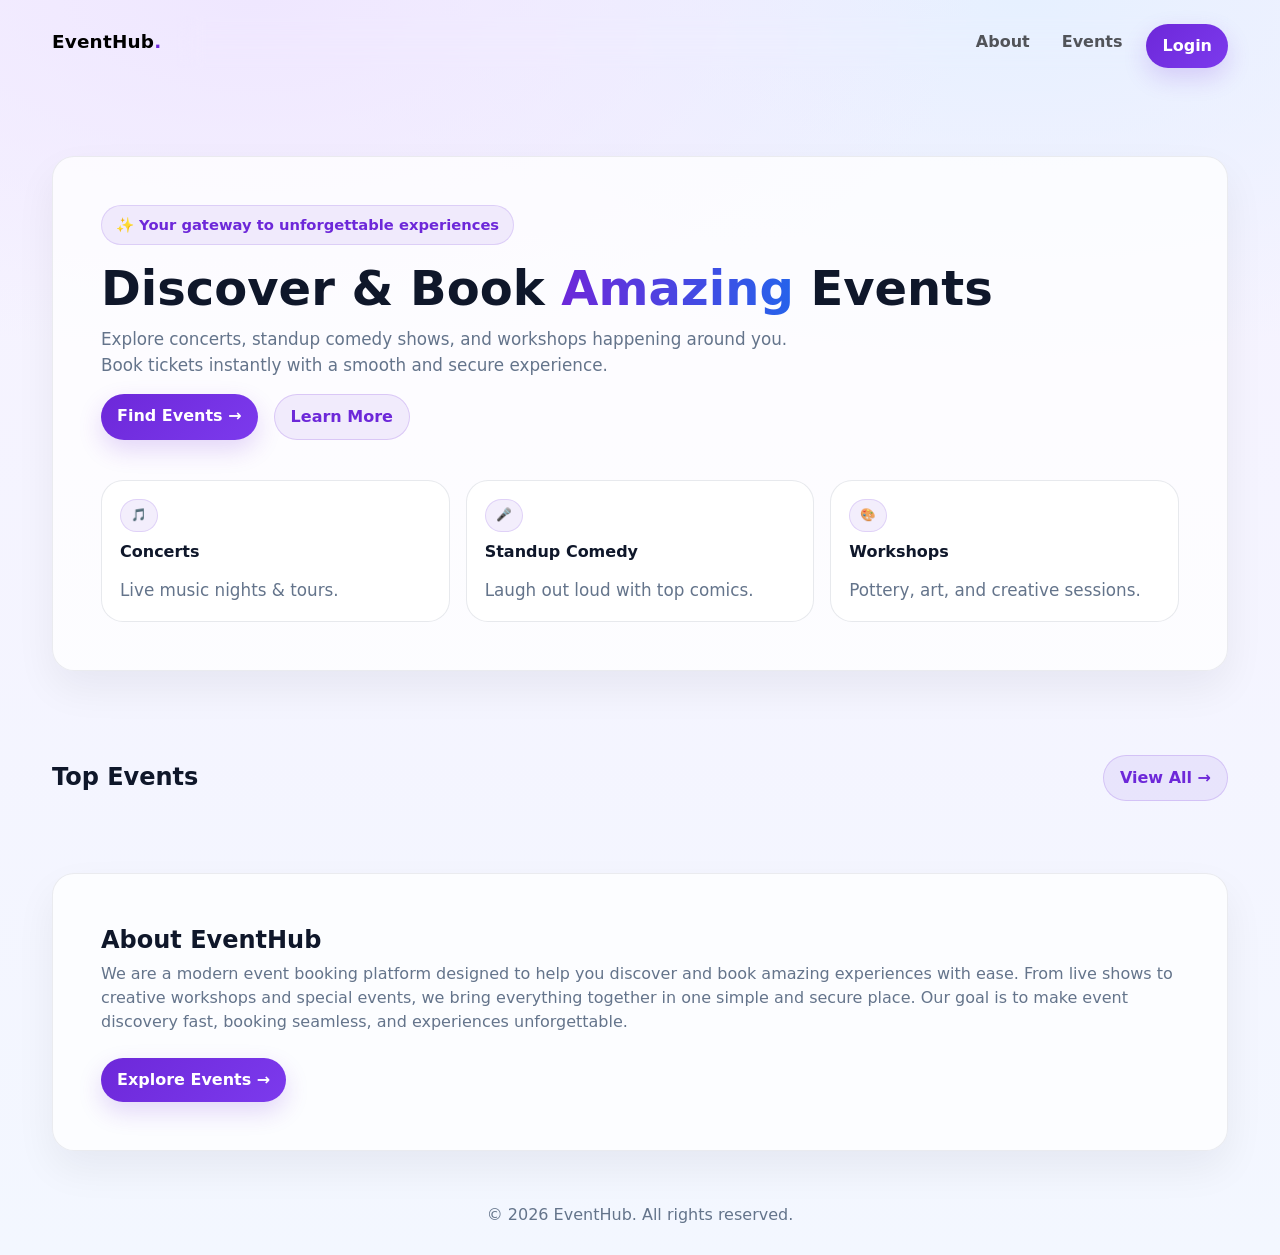
<file: index.html>
<!DOCTYPE html>
<html lang="en">
<head>
  <meta charset="UTF-8" />
  <meta name="viewport" content="width=device-width, initial-scale=1.0"/>
  <title>EventHub</title>

  <link rel="preconnect" href="https://fonts.googleapis.com">
  <link rel="preconnect" href="https://fonts.gstatic.com" crossorigin>

  <link href="https://cdn.jsdelivr.net/npm/bootstrap@5.3.3/dist/css/bootstrap.min.css" rel="stylesheet"/>
  <link rel="stylesheet" href="css/style.css" />
</head>
<body>

  <!-- NAV -->
  <nav class="navbar navbar-expand-lg py-3">
    <div class="container-xl">
      <a class="navbar-brand brand" href="index.html">EventHub<span class="brand-dot">.</span></a>
      <button class="navbar-toggler" type="button" data-bs-toggle="offcanvas" data-bs-target="#mobileNav">
        <span class="navbar-toggler-icon"></span>
      </button>

      <!-- OFFCANVAS RIGHT MENU -->
      <div class="offcanvas offcanvas-end" tabindex="-1" id="mobileNav">
        <div class="offcanvas-header">
          <h5 class="offcanvas-title fw-bold">Menu</h5>
          <button type="button" class="btn-close" data-bs-dismiss="offcanvas"></button>
        </div>

        <div class="offcanvas-body">
          <ul class="navbar-nav ms-auto align-items-lg-center gap-lg-3 gap-2">
            <li class="nav-item" id="adminNavItem" style="display:none;">
              <a class="nav-link fw-semibold" href="admin.html">Admin</a>
            </li>
            <li class="nav-item">
              <a class="nav-link fw-semibold" href="#about" id="aboutLink" data-bs-dismiss="offcanvas">About</a>
            </li>
            <li class="nav-item" >
              <a class="nav-link fw-semibold" href="events.html" id="eventsLink" data-bs-dismiss="offcanvas">Events</a>
            </li>
            <li class="nav-item" id="historyNavItem" style="display:none;">
              <a class="nav-link fw-semibold" href="history.html">My Bookings</a>
            </li>
            <li class="nav-item mt-2">
              <button id="navAuthBtn" class="btn btn-purple w-100" data-bs-dismiss="offcanvas">
                Login
              </button>
            </li>
          </ul>
        </div>
      </div>

    </div>
  </nav>

  <!-- HERO -->
  <section class="hero">
    <div class="container-xl">
      <div class="card-soft p-4 p-md-5">
        <div class="pill">✨ Your gateway to unforgettable experiences</div>

        <h1>
          Discover & Book <span class="grad">Amazing</span> Events
        </h1>

        <p>
          Explore concerts, standup comedy shows, and workshops happening around you.
          Book tickets instantly with a smooth and secure experience.
        </p>

        <div class="d-flex flex-wrap gap-3 mt-3">
          <a class="btn btn-purple" href="events.html">Find Events →</a>
          <a class="btn btn-soft" href="#about">Learn More</a>
        </div>

        <div class="row g-3 mt-4">
          <div class="col-md-4">
            <div class="cat-card">
              <div class="badge-pill">🎵</div>
              <div class="cat-title">Concerts</div>
              <p class="cat-sub">Live music nights & tours.</p>
            </div>
          </div>
          <div class="col-md-4">
            <div class="cat-card">
              <div class="badge-pill">🎤</div>
              <div class="cat-title">Standup Comedy</div>
              <p class="cat-sub">Laugh out loud with top comics.</p>
            </div>
          </div>
          <div class="col-md-4">
            <div class="cat-card">
              <div class="badge-pill">🎨</div>
              <div class="cat-title">Workshops</div>
              <p class="cat-sub">Pottery, art, and creative sessions.</p>
            </div>
          </div>
        </div>

      </div>
    </div>
  </section>
   <section class="py-5">
    <div class="container-xl">

      <div class="d-flex justify-content-between align-items-center mb-4">
        <h3 class="section-title m-0">Top Events</h3>
        <a href="events.html" class="btn btn-soft">
          View All →
        </a>
      </div>

      <div class="row g-4" id="topEventsRow">
        <!-- Top 3 events will be inserted here -->
      </div>

    </div>
  </section>
  <!-- ABOUT -->
  <section id="about" class="py-4">
    <div class="container-xl">
      <div class="row g-3">
        <div class="col-12">
          <div class="card-soft p-4 p-md-5">
            <div class="section-title">About EventHub</div>
            <p class="section-sub">
              We are a modern event booking platform designed to help you discover and book amazing experiences with ease. From live shows to creative workshops and special events, we bring everything together in one simple and secure place.
              Our goal is to make event discovery fast, booking seamless, and experiences unforgettable.
            </p>

            

            <div class="mt-4">
              <a class="btn btn-purple" href="events.html">Explore Events →</a>
            </div>
          </div>
        </div>

      </div>
    </div>
  </section>

  <div class="container-xl footer">
    <div class="text-center">
      © <span id="year"></span> EventHub. All rights reserved.
    </div>
  </div>

  <!-- LOGIN MODAL -->
  <div id="loginBackdrop" class="modal-backdrop-custom">
    <div class="modal-card">
      <div class="d-flex justify-content-between align-items-center">
        <h4>Login</h4>
        <button class="modal-close" onclick="closeBackdrop('loginBackdrop')">×</button>
      </div>

      <div class="mb-2">
        <label class="fw-semibold mb-1">Email</label>
        <input id="li_email" class="form-control input-soft" type="email" placeholder="you@gmail.com">
      </div>
      <div class="mb-2">
        <label class="fw-semibold mb-1">Password</label>
        <input id="li_password" class="form-control input-soft" type="password" placeholder="••••••••">
      </div>

      <button class="btn btn-purple w-100 mt-2" onclick="loginSubmit()">Login</button>

      <div class="text-center mt-3 muted">
        No account? <span class="small-link" onclick="openSignup()">Create one</span>
      </div>
    </div>
  </div>

  <!-- SIGNUP MODAL -->
  <div id="signupBackdrop" class="modal-backdrop-custom">
    <div class="modal-card">
      <div class="d-flex justify-content-between align-items-center">
        <h4>Sign Up</h4>
        <button class="modal-close" onclick="closeBackdrop('signupBackdrop')">×</button>
      </div>

      <div class="mb-2">
        <label class="fw-semibold mb-1">Name</label>
        <input id="su_name" class="form-control input-soft" type="text" placeholder="Your name">
      </div>
      <div class="mb-2">
        <label class="fw-semibold mb-1">Email</label>
        <input id="su_email" class="form-control input-soft" type="email" placeholder="you@gmail.com">
      </div>
      <div class="mb-2">
        <label class="fw-semibold mb-1">Password</label>
        <input id="su_password" class="form-control input-soft" type="password" placeholder="Create password">
      </div>

      <button class="btn btn-purple w-100 mt-2" onclick="signupSubmit()">Create Account</button>

      <div class="text-center mt-3 muted">
        Already have an account? <span class="small-link" onclick="openLogin()">Login</span>
      </div>
    </div>
  </div>
  <div id="toast">
    <div class="toast-card">
      <button class="toast-close" onclick="closeToast()">×</button>
      <div class="toast-icon" id="toastIcon">✓</div>
      <div class="toast-msg" id="toastMsg">Message</div>
    </div>
  </div>

  <script>
    document.getElementById("year").textContent = new Date().getFullYear();
  </script>
  <script src="https://cdn.jsdelivr.net/npm/bootstrap@5.3.3/dist/js/bootstrap.bundle.min.js"></script>
  <script type="module" src="./js/main.js"></script>
  <script type="module" src="./js/navbar.js"></script>
  <script type="module" src="./js/index.js"></script>

</body>
</html>
</file>
<file: css/style.css>
:root{
  --bg1:#f6f2ff;
  --bg2:#f3f7ff;
  --purple:#6d28d9;
  --purple2:#7c3aed;
  --dark:#0f172a;
  --muted:#64748b;
  --card:#ffffff;
  --border:#e5e7eb;
}

*{ box-sizing:border-box; }

body{
  font-family: system-ui, -apple-system, Segoe UI, Roboto, Arial;
  background: radial-gradient(1200px 600px at 20% 0%, #efe7ff 0%, transparent 60%), radial-gradient(1200px 600px at 80% 0%, #e6f0ff 0%, transparent 60%), linear-gradient(180deg, var(--bg1), var(--bg2)); color: var(--dark);
}
  

a{ text-decoration:none; }
.container-xl{ max-width: 1200px; }

.navbar{
  background: transparent !important;
}
.brand{
  font-weight: 800;
  letter-spacing: .2px;
  font-size: 1.15rem;
}
.brand-dot{
  color: var(--purple);
}

.btn-purple{
  background: linear-gradient(135deg, var(--purple), var(--purple2));
  border: none;
  color: white;
  border-radius: 999px;
  padding: 10px 16px;
  font-weight: 600;
  box-shadow: 0 10px 25px rgba(109,40,217,.18);
}
.btn-purple:hover{
  opacity: .95;
  transform: translateY(-1px);
}

.btn-soft{
  background: rgba(109,40,217,.08);
  color: var(--purple);
  border: 1px solid rgba(109,40,217,.18);
  border-radius: 999px;
  padding: 10px 16px;
  font-weight: 600;
}
.btn-soft:hover{ background: rgba(109,40,217,.12); }

.hero{
  padding: 72px 0 36px;
}
.pill{
  display: inline-flex;
  align-items: center;
  gap: 8px;
  padding: 8px 14px;
  border-radius: 999px;
  background: rgba(109,40,217,.08);
  color: var(--purple);
  border: 1px solid rgba(109,40,217,.15);
  font-weight: 600;
  font-size: .92rem;
}

.hero h1{
  margin-top: 18px;
  font-weight: 900;
  font-size: 3rem;
  line-height: 1.05;
}
.grad{
  background: linear-gradient(90deg, #6d28d9, #2563eb);
  -webkit-background-clip: text;
  background-clip: text;
  color: transparent;
}

.hero p{
  margin-top: 14px;
  color: var(--muted);
  font-size: 1.05rem;
  max-width: 720px;
}

.card-soft{
  background: rgba(255,255,255,.75);
  border: 1px solid rgba(229,231,235,.8);
  border-radius: 22px;
  box-shadow: 0 18px 40px rgba(15,23,42,.06);
}

.cat-card{
  border-radius: 22px;
  border: 1px solid rgba(229,231,235,.9);
  background: rgba(255,255,255,.9);
  padding: 18px;
  transition: .2s;
  height: 100%;
}
.cat-card:hover{
  transform: translateY(-3px);
  box-shadow: 0 18px 40px rgba(15,23,42,.08);
}
.cat-title{
  font-weight: 800;
  margin: 8px 0 2px;
}
.cat-sub{
  color: var(--muted);
  margin: 0;
  font-size: .95rem;
}

.section-title{
  font-weight: 900;
  font-size: 1.5rem;
}
.section-sub{
  color: var(--muted);
  margin-top: 4px;
}

.footer{
  color: var(--muted);
  padding: 28px 0;
}


.event-card:hover{
  transform: translateY(-3px);
  box-shadow: 0 18px 40px rgba(15,23,42,.08);
}


.event-card{
  border-radius: 16px;
  border: 1px solid rgba(229,231,235,.9);
  background: rgba(255,255,255,.95);
  overflow: hidden;
  transition: .2s;
  height: 100%;
}



.event-card {
  border-radius: 20px;
  overflow: hidden;
  background: #fff;
}

.event-poster {
  width: 100%;
  height: 500px;
  object-fit: cover;
  display: block;
}

.badge-pill{
  display:inline-flex;
  padding: 6px 10px;
  border-radius: 999px;
  background: rgba(109,40,217,.08);
  color: var(--purple);
  border: 1px solid rgba(109,40,217,.15);
  font-weight: 700;
  font-size: .78rem;
}
.muted{ color: var(--muted); }

.chips{
  display:flex;
  flex-wrap:wrap;
  gap:10px;
}
.chip{
  padding: 8px 14px;
  border-radius: 999px;
  border: 1px solid rgba(229,231,235,.9);
  background: rgba(255,255,255,.85);
  font-weight: 700;
  color: #334155;
  cursor:pointer;
  user-select:none;
  transition:.15s;
}
.chip:hover{ transform: translateY(-1px); }
.chip.active{
  background: rgba(109,40,217,.10);
  border-color: rgba(109,40,217,.25);
  color: var(--purple);
}

.input-soft{
  border-radius: 999px;
  border: 1px solid rgba(229,231,235,.95);
  background: rgba(255,255,255,.9);
  padding: 12px 16px;
}
.input-soft:focus{
  outline:none;
  border-color: rgba(109,40,217,.35);
  box-shadow: 0 0 0 4px rgba(109,40,217,.12);
}

.modal-backdrop-custom{
  position: fixed;
  inset: 0;
  background: rgba(2,6,23,.55);
  display:none;
  align-items:center;
  justify-content:center;
  padding: 18px;
  z-index: 9999;
}
.modal-backdrop-custom.show{ display:flex; }

.modal-card{
  width: 100%;
  max-width: 460px;
  background: white;
  border-radius: 22px;
  padding: 18px;
  box-shadow: 0 30px 70px rgba(0,0,0,.25);
  border: 1px solid rgba(229,231,235,.9);
}
.modal-card h4{ font-weight: 900; margin: 4px 0 14px; }
.modal-close{
  border:none;
  background: transparent;
  font-size: 22px;
  line-height: 1;
}

.small-link{
  color: var(--purple);
  font-weight: 700;
  cursor:pointer;
}
.small-link:hover{ text-decoration: underline; }

.table-soft{
  background: rgba(255,255,255,.9);
  border: 1px solid rgba(229,231,235,.9);
  border-radius: 22px;
  overflow: hidden;
}
.modal-backdrop-custom { display: none; }
.modal-backdrop-custom.show { display: flex; }
/* ---------- MODAL FIX (IMPORTANT) ---------- */
.modal-backdrop-custom{
  position: fixed;
  inset: 0;
  display: none;               /* hidden by default */
  align-items: center;
  justify-content: center;
  background: rgba(0,0,0,.55);
  z-index: 9999;
  padding: 16px;
}

.modal-backdrop-custom.show{
  display: flex;               /* show when JS adds .show */
}

.modal-card{
  width: 100%;
  max-width: 420px;
  background: #fff;
  border-radius: 18px;
  padding: 18px;
  box-shadow: 0 20px 60px rgba(0,0,0,.25);
}

.modal-close{
  border: none;
  background: transparent;
  font-size: 26px;
  line-height: 1;
  cursor: pointer;
}
/* =========================
   TOAST (CENTER POPUP CARD)
   ========================= */

#toast{
  position: fixed;
  inset: 0;                     /* covers full screen */
  display: none;                /* hidden by default */
  align-items: center;
  justify-content: center;

  background: rgba(2,6,23,.35); /* dark overlay */
  z-index: 99999;
  padding: 18px;

  backdrop-filter: blur(8px);   /* ✅ blur background */
  -webkit-backdrop-filter: blur(8px);
}

#toast.show{
  display: flex;
}

/* popup card */
#toast .toast-card{
  width: 100%;
  max-width: 360px;
  background: rgba(255,255,255,.85);
  border: 1px solid rgba(229,231,235,.9);
  border-radius: 22px;
  padding: 22px 20px 18px;
  text-align: center;
  box-shadow: 0 30px 70px rgba(0,0,0,.20);
  position: relative;
}

/* message text */
#toast .toast-msg{
  font-size: 1.05rem;
  font-weight: 800;
  color: #0f172a;
  margin-top: 6px;
}

/* tick icon */
#toast .toast-icon{
  width: 58px;
  height: 58px;
  margin: 0 auto 10px;
  border-radius: 999px;

  display: flex;
  align-items: center;
  justify-content: center;

  font-size: 30px;
  font-weight: 900;

  background: rgba(34,197,94,.12);
  border: 1px solid rgba(34,197,94,.30);
  color: #16a34a;
}

/* danger mode */
#toast.danger .toast-icon{
  background: rgba(239,68,68,.12);
  border: 1px solid rgba(239,68,68,.30);
  color: #dc2626;
}

#toast.danger .toast-msg{
  color: #991b1b;
}

/* close button */
#toast .toast-close{
  position: absolute;
  top: 10px;
  right: 12px;

  border: none;
  background: transparent;

  font-size: 24px;
  font-weight: 900;
  cursor: pointer;

  color: #0f172a;
  opacity: .65;
  transition: .15s;
}

#toast .toast-close:hover{
  opacity: 1;
  transform: scale(1.06);
}
.offcanvas{
  background: rgba(255,255,255,.92);
  backdrop-filter: blur(12px);
  -webkit-backdrop-filter: blur(12px);
}

.offcanvas .nav-link{
  border-radius: 14px;
  padding: 10px 12px;
}

.offcanvas .nav-link:hover{
  background: rgba(109,40,217,.08);
}
.nav-link.active{
  color: #6d28d9 !important;
  font-weight: 800;
}
</file>
